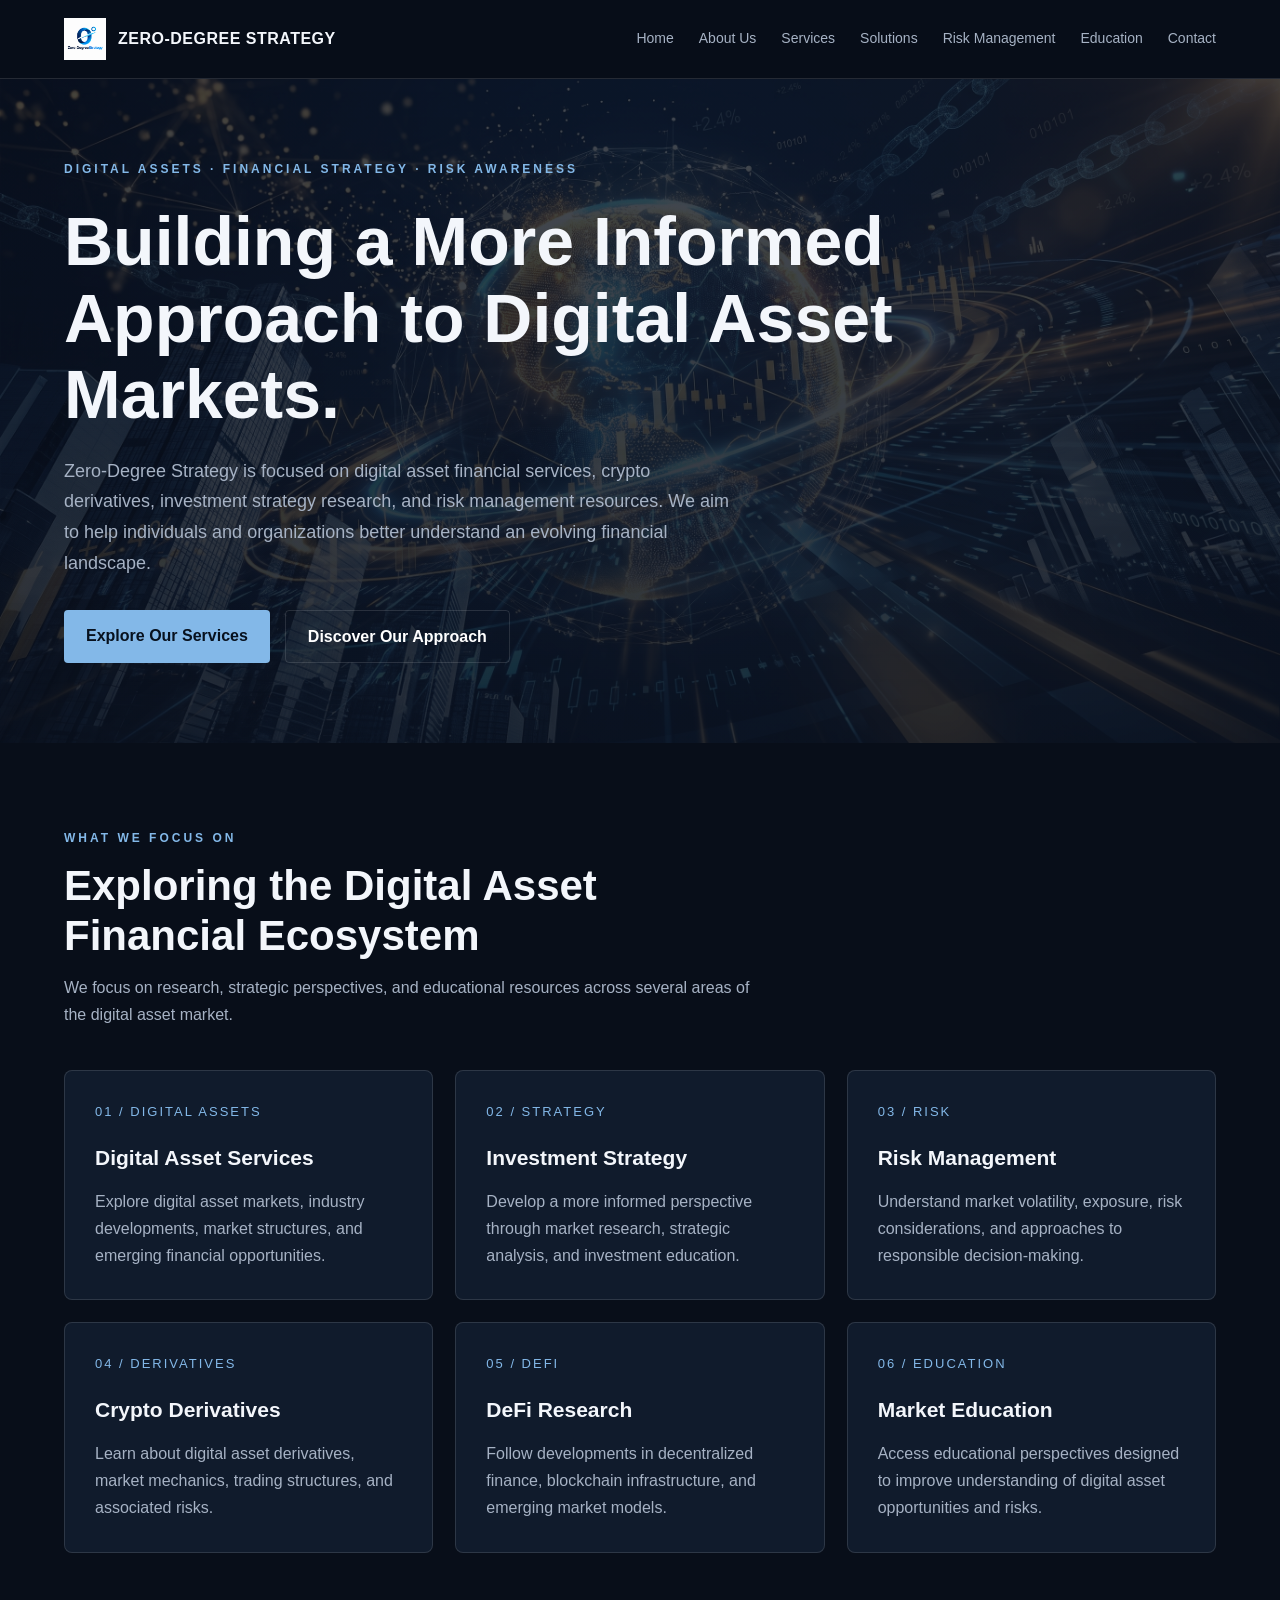
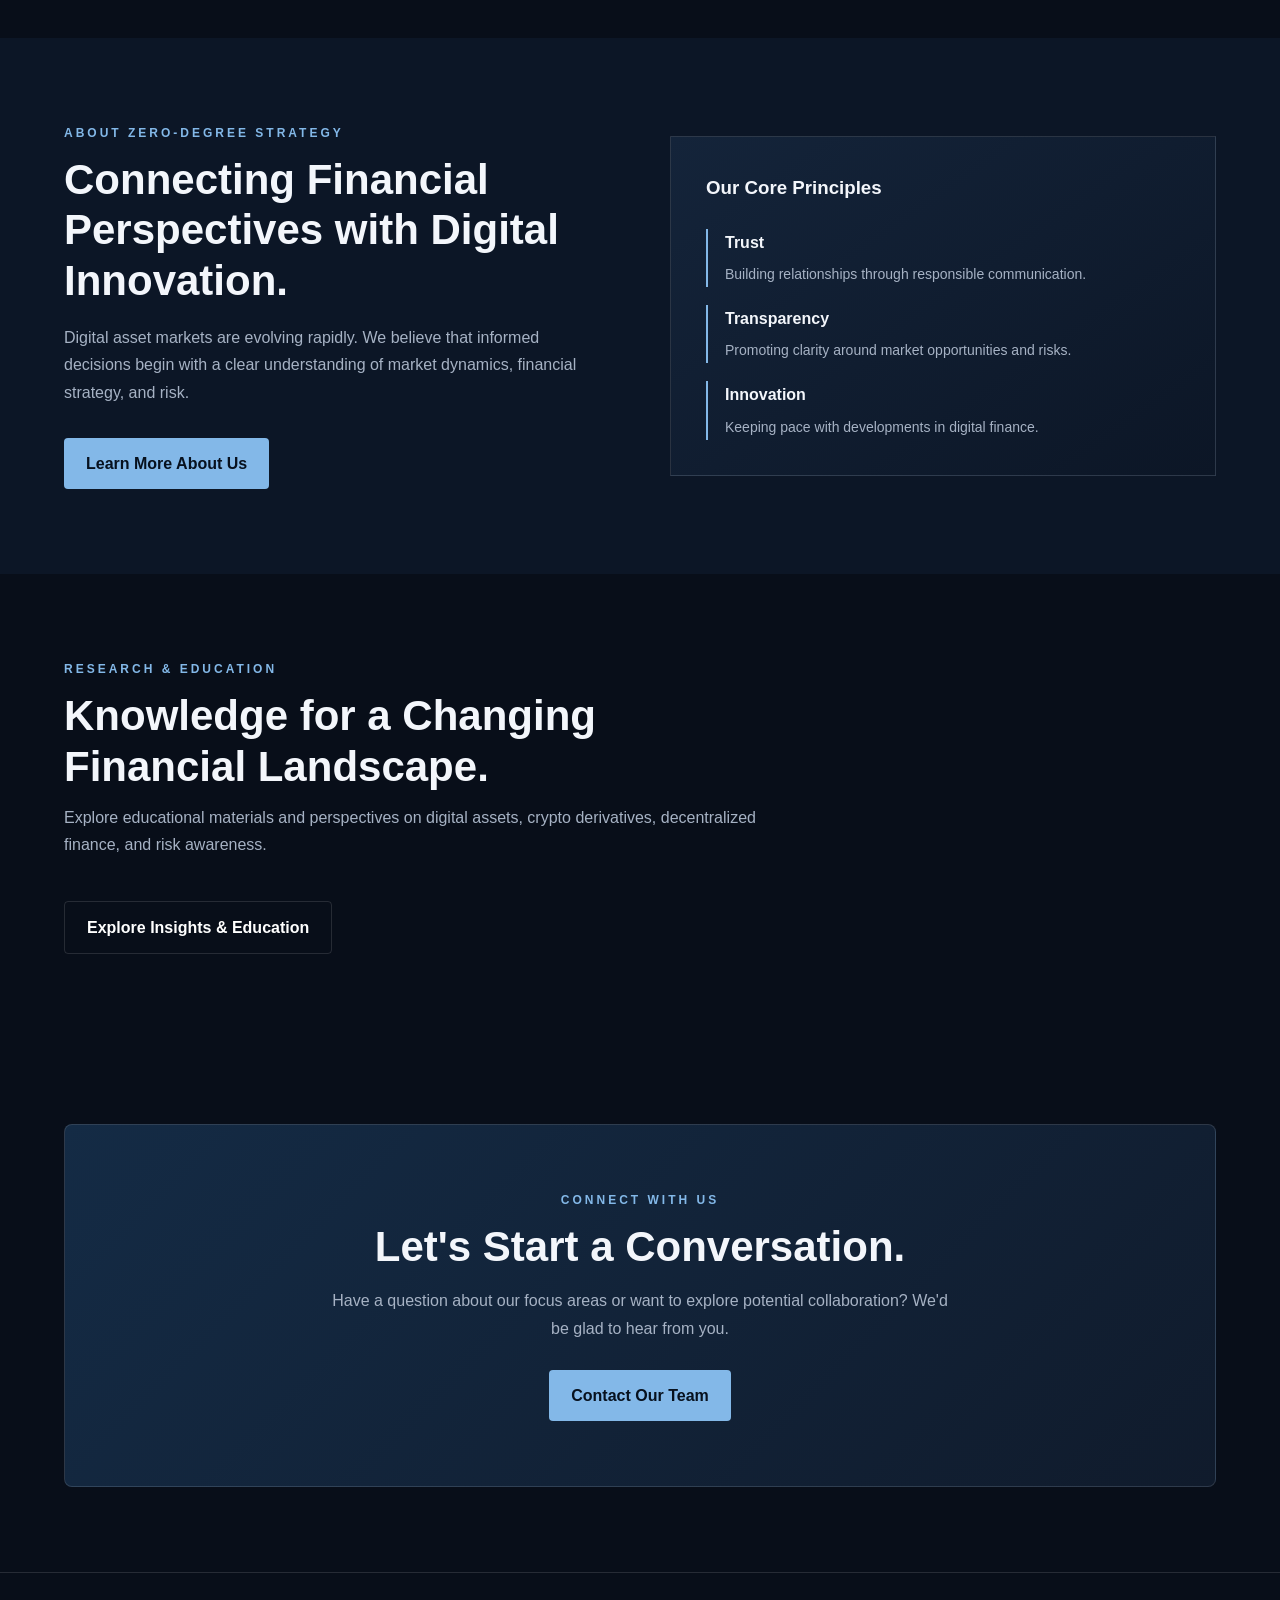
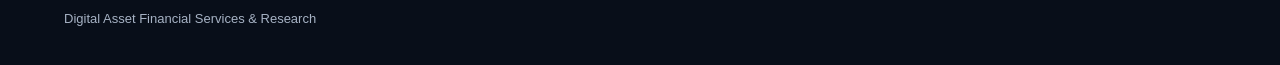
<file: index.html>
<!DOCTYPE html>
<html lang="en">
<head>
<meta charset="UTF-8">
<link rel="icon" type="image/png" href="/logo.png">
<meta name="description" content="Zero-Degree Strategy provides digital asset research, crypto financial services, investment strategy insights, and risk management resources.">
<title>Zero-Degree Strategy | Digital Asset Financial Services</title>
<link rel="icon" href="logo.png">
<style>
:root {
  --bg: #080e19;
  --panel: #101b2c;
  --text: #f3f6fb;
  --muted: #a6b2c4;
  --accent: #83b8e8;
  --line: rgba(255,255,255,.12);
}
* { box-sizing: border-box; margin: 0; padding: 0; }
html { scroll-behavior: smooth; }
body {
  font-family: Arial, Helvetica, sans-serif;
  background: var(--bg);
  color: var(--text);
  line-height: 1.7;
}
a { color: inherit; text-decoration: none; }
.container { width: min(1160px, 90%); margin: auto; }
header {
  position: sticky; top: 0; z-index: 10;
  background: rgba(8,14,25,.94);
  border-bottom: 1px solid var(--line);
  backdrop-filter: blur(14px);
}
.nav {
  min-height: 78px;
  display: flex; align-items: center;
  justify-content: space-between; gap: 25px;
}
.brand { display: flex; align-items: center; gap: 12px; font-weight: 700; }
.brand img { width: 42px; height: 42px; object-fit: contain; }
.brand span { letter-spacing: .5px; }
nav { display: flex; gap: 25px; align-items: center; }
nav a { color: var(--muted); font-size: 14px; }
nav a:hover { color: white; }
.nav-button, .button {
  display: inline-block; padding: 12px 22px;
  border-radius: 4px; background: var(--accent);
  color: #07111e; font-weight: 700;
}
.hero {
  background: linear-gradient(rgba(8, 14, 25, 0.75), rgba(8, 14, 25, 0.85)), url('./assetshero-bg.jpg') no-repeat center center / cover;
  background-size: cover;
  padding: 80px 0;
}
.eyebrow {
  color: var(--accent); text-transform: uppercase;
  letter-spacing: 3px; font-size: 12px; font-weight: 700;
}
h1 {
  font-size: clamp(40px,6vw,68px);
  line-height: 1.12; max-width: 850px;
  margin: 24px 0;
}
.hero p { color: var(--muted); max-width: 680px; font-size: 18px; }
.actions { display: flex; gap: 15px; flex-wrap: wrap; margin-top: 32px; }
.button.secondary {
  background: transparent; color: white;
  border: 1px solid var(--line);
}
section { padding: 85px 0; }
.section-heading { max-width: 700px; margin-bottom: 42px; }
h2 { font-size: clamp(29px,4vw,42px); line-height: 1.2; margin: 12px 0; }
.section-heading p, .card p { color: var(--muted); }
.grid {
  display: grid; grid-template-columns: repeat(3,1fr); gap: 22px;
}
.card {
  background: var(--panel); border: 1px solid var(--line);
  border-radius: 8px; padding: 30px;
  transition: transform .2s,border-color .2s;
}
.card:hover { transform: translateY(-5px); border-color: var(--accent); }
.card .number { color: var(--accent); font-size: 13px; letter-spacing: 2px; }
.card h3 { font-size: 21px; margin: 17px 0 12px; }
.about { background: #0c1626; }
.about-layout {
  display: grid; grid-template-columns: 1fr 1fr;
  gap: 60px; align-items: center;
}
.about-panel {
  border: 1px solid var(--line); padding: 35px;
  background: linear-gradient(145deg,#14243a,#0c1626);
}
.about-panel p { color: var(--muted); }
.values { display: grid; gap: 18px; margin-top: 25px; }
.value { border-left: 2px solid var(--accent); padding-left: 17px; }
.value strong { display: block; margin-bottom: 4px; }
.value span { color: var(--muted); font-size: 14px; }
.insights { background: #080e19; }
.cta {
  text-align: center; padding: 65px 30px;
  background: linear-gradient(135deg,#142b45,#101b2c);
  border: 1px solid var(--line); border-radius: 8px;
}
.cta p { color: var(--muted); max-width: 620px; margin: 15px auto 28px; }
footer { border-top: 1px solid var(--line); padding: 35px 0; }
.footer-row {
  display: flex; justify-content: space-between;
  gap: 20px; flex-wrap: wrap; color: var(--muted); font-size: 13px;
}
@media(max-width:800px) {
  .nav { flex-wrap: wrap; padding: 15px 0; }
  nav { width: 100%; flex-wrap: wrap; gap: 15px; }
  .grid { grid-template-columns: 1fr; }
  .about-layout { grid-template-columns: 1fr; gap: 30px; }
  .hero { padding: 80px 0; }
  section { padding: 65px 0; }
}
</style>
</head>
<body>

<header>
  <div class="container nav">
    <a class="brand" href="index.html">
      <img src="logo.png" alt="Zero-Degree Strategy Logo">
      <span>ZERO-DEGREE STRATEGY</span>
    </a>
    <nav>
      <a href="index.html">Home</a>
      <a href="about.html">About Us</a>
      <a href="services.html">Services</a>
      <a href="solutions.html">Solutions</a>
      <a href="risk.html">Risk Management</a>
      <a href="education.html">Education</a>
      <a href="contact.html">Contact</a>
    </nav>
  </div>
</header>

<main>
  <section class="hero">
    <div class="container">
      <div class="eyebrow">Digital Assets · Financial Strategy · Risk Awareness</div>
      <h1>Building a More Informed Approach to Digital Asset Markets.</h1>
      <p>
        Zero-Degree Strategy is focused on digital asset financial services,
        crypto derivatives, investment strategy research, and risk management
        resources. We aim to help individuals and organizations better
        understand an evolving financial landscape.
      </p>
      <div class="actions">
        <a class="button" href="services.html">Explore Our Services</a>
        <a class="button secondary" href="about.html">Discover Our Approach</a>
      </div>
    </div>
  </section>

  <section>
    <div class="container">
      <div class="section-heading">
        <div class="eyebrow">What We Focus On</div>
        <h2>Exploring the Digital Asset Financial Ecosystem</h2>
        <p>
          We focus on research, strategic perspectives, and educational
          resources across several areas of the digital asset market.
        </p>
      </div>
      <div class="grid">
        <article class="card">
          <div class="number">01 / DIGITAL ASSETS</div>
          <h3>Digital Asset Services</h3>
          <p>
            Explore digital asset markets, industry developments,
            market structures, and emerging financial opportunities.
          </p>
        </article>
        <article class="card">
          <div class="number">02 / STRATEGY</div>
          <h3>Investment Strategy</h3>
          <p>
            Develop a more informed perspective through market research,
            strategic analysis, and investment education.
          </p>
        </article>
        <article class="card">
          <div class="number">03 / RISK</div>
          <h3>Risk Management</h3>
          <p>
            Understand market volatility, exposure, risk considerations,
            and approaches to responsible decision-making.
          </p>
        </article>
        <article class="card">
          <div class="number">04 / DERIVATIVES</div>
          <h3>Crypto Derivatives</h3>
          <p>
            Learn about digital asset derivatives, market mechanics,
            trading structures, and associated risks.
          </p>
        </article>
        <article class="card">
          <div class="number">05 / DEFI</div>
          <h3>DeFi Research</h3>
          <p>
            Follow developments in decentralized finance, blockchain
            infrastructure, and emerging market models.
          </p>
        </article>
        <article class="card">
          <div class="number">06 / EDUCATION</div>
          <h3>Market Education</h3>
          <p>
            Access educational perspectives designed to improve
            understanding of digital asset opportunities and risks.
          </p>
        </article>
      </div>
    </div>
  </section>

  <section class="about">
    <div class="container about-layout">
      <div>
        <div class="eyebrow">About Zero-Degree Strategy</div>
        <h2>Connecting Financial Perspectives with Digital Innovation.</h2>
        <p style="color:var(--muted);margin-top:18px">
          Digital asset markets are evolving rapidly. We believe that
          informed decisions begin with a clear understanding of market
          dynamics, financial strategy, and risk.
        </p>
        <div class="actions">
          <a class="button" href="about.html">Learn More About Us</a>
        </div>
      </div>
      <div class="about-panel">
        <h3>Our Core Principles</h3>
        <div class="values">
          <div class="value">
            <strong>Trust</strong>
            <span>Building relationships through responsible communication.</span>
          </div>
          <div class="value">
            <strong>Transparency</strong>
            <span>Promoting clarity around market opportunities and risks.</span>
          </div>
          <div class="value">
            <strong>Innovation</strong>
            <span>Keeping pace with developments in digital finance.</span>
          </div>
        </div>
      </div>
    </div>
  </section>

  <section class="insights">
    <div class="container">
      <div class="section-heading">
        <div class="eyebrow">Research & Education</div>
        <h2>Knowledge for a Changing Financial Landscape.</h2>
        <p>
          Explore educational materials and perspectives on digital assets,
          crypto derivatives, decentralized finance, and risk awareness.
        </p>
      </div>
      <a class="button secondary" href="education.html">Explore Insights & Education</a>
    </div>
  </section>

  <section>
    <div class="container">
      <div class="cta">
        <div class="eyebrow">Connect With Us</div>
        <h2>Let's Start a Conversation.</h2>
        <p>
          Have a question about our focus areas or want to explore
          potential collaboration? We'd be glad to hear from you.
        </p>
        <a class="button" href="contact.html">Contact Our Team</a>
      </div>
    </div>
  </section>
</main>

<footer>
  <div class="container footer-row">
    
    <span>Digital Asset Financial Services & Research</span>
  </div>
</footer>

</body>
</html>
</file>
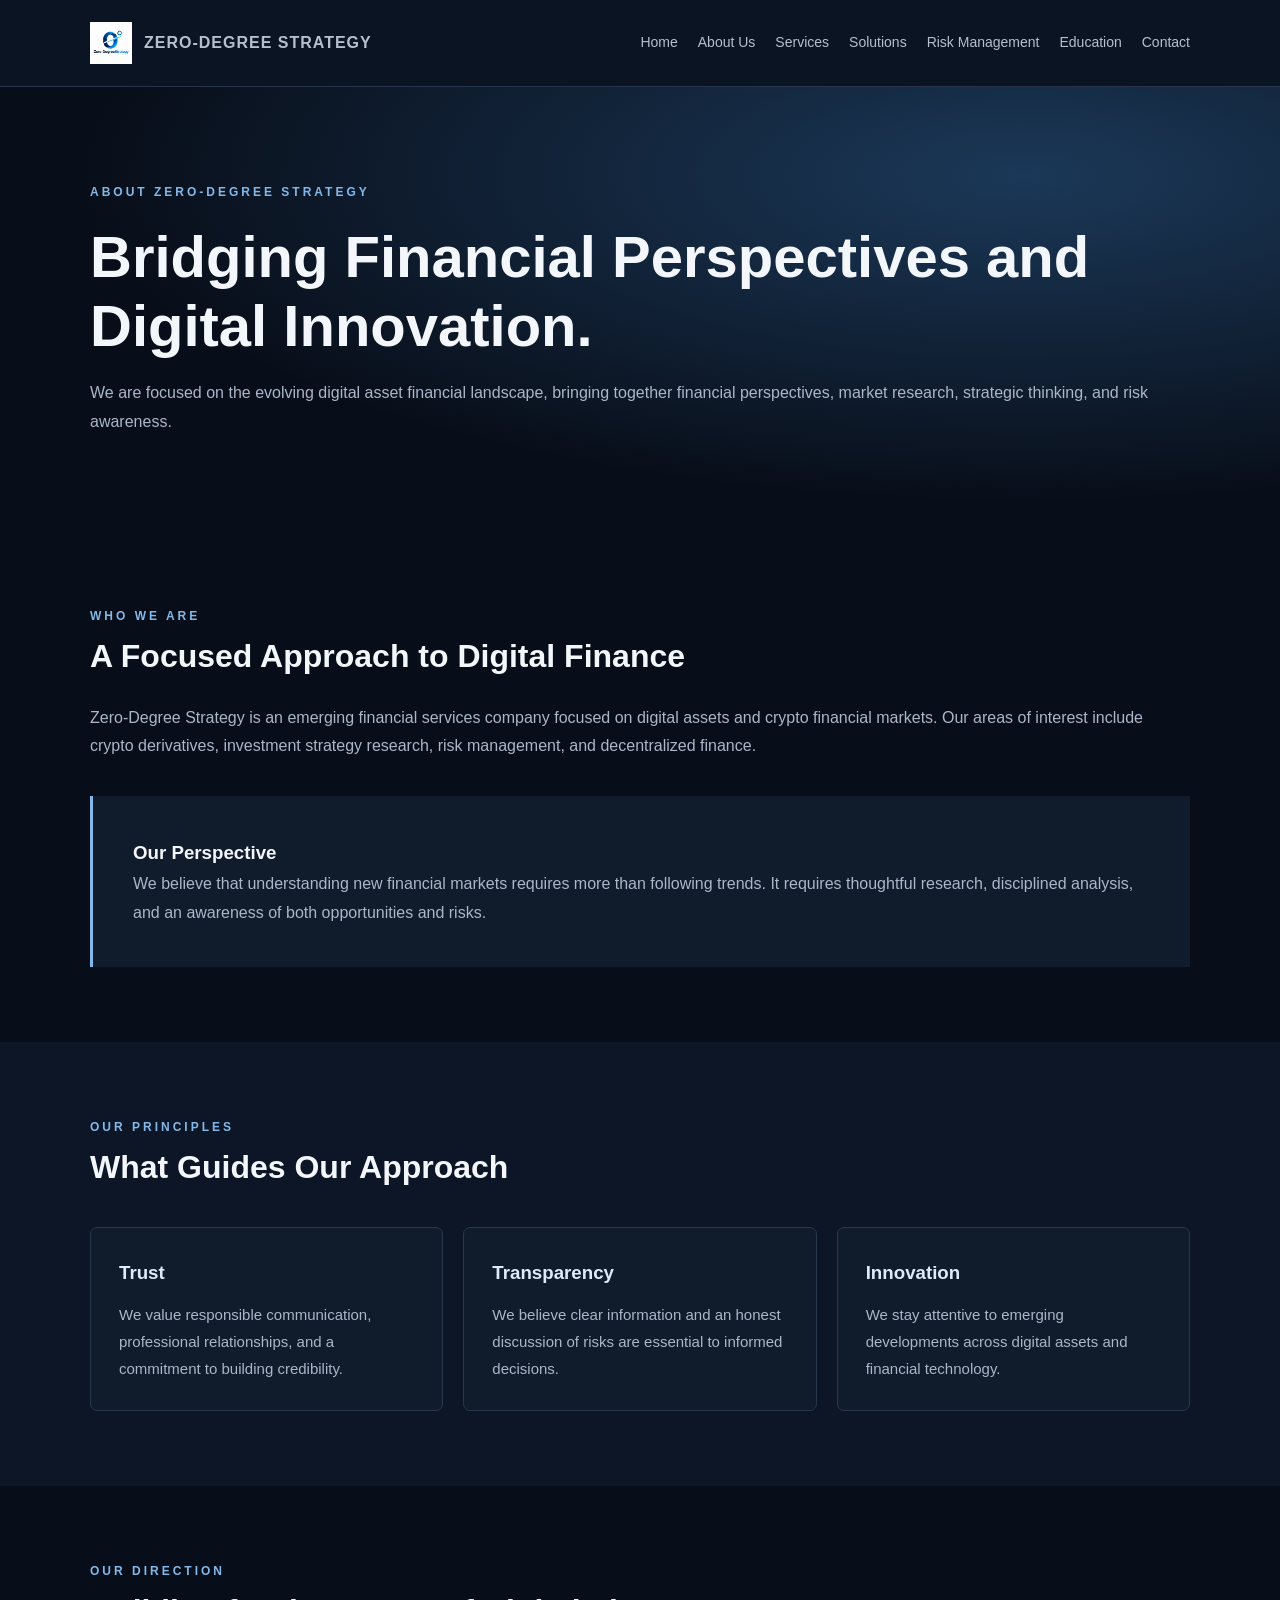
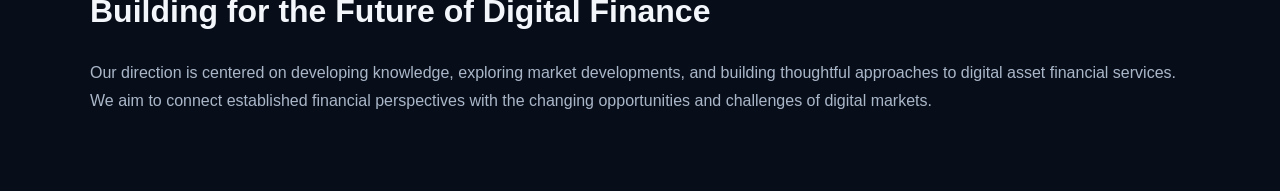
<file: about.html>
<!DOCTYPE html>
<html lang="en">
<head>
<meta charset="UTF-8">
<link rel="icon" type="image/png" href="/logo.png">
<title>About Us | Zero-Degree Strategy</title>

<style>
* {
  box-sizing: border-box;
  margin: 0;
  padding: 0;
}

body {
  font-family: Arial, Helvetica, sans-serif;
  background: #080e19;
  color: #f3f6fb;
  line-height: 1.8;
}

a {
  color: inherit;
  text-decoration: none;
}

.container {
  width: min(1100px, 90%);
  margin: auto;
}

header {
  background: #0b1423;
  border-bottom: 1px solid #26354a;
}

nav {
  display: flex;
  justify-content: space-between;
  align-items: center;
  flex-wrap: wrap;
  padding: 22px 0;
  gap: 18px;
}

.brand {
  display: flex;
  align-items: center;
  gap: 12px;
}

.brand img {
  width: 42px;
  height: 42px;
  object-fit: contain;
}

.brand strong {
  letter-spacing: 1px;
  font-size: 16px;
}

nav div {
  display: flex;
  gap: 20px;
  flex-wrap: wrap;
}

nav a {
  font-size: 14px;
  color: #b4c0d0;
}

nav a:hover {
  color: #83b8e8;
}

.hero {
  padding: 95px 0;
  background: radial-gradient(
    ellipse at 80% 20%,
    #1b3858,
    #080e19 65%
  );
}

.eyebrow {
  color: #83b8e8;
  font-size: 12px;
  letter-spacing: 3px;
  font-weight: bold;
}

h1 {
  font-size: clamp(38px, 5vw, 58px);
  line-height: 1.2;
  margin: 18px 0;
}

h2 {
  font-size: 32px;
  margin-bottom: 18px;
}

p {
  color: #aab7c9;
}

section.content {
  padding: 75px 0;
}

.grid {
  display: grid;
  grid-template-columns: repeat(3, 1fr);
  gap: 20px;
  margin-top: 30px;
}

.card {
  background: #101b2c;
  border: 1px solid #28374c;
  padding: 28px;
  border-radius: 7px;
}

.card h3 {
  margin-bottom: 12px;
  color: #dceafa;
}

.card p {
  font-size: 15px;
}

.statement {
  background: #101b2c;
  padding: 40px;
  border-left: 3px solid #83b8e8;
  margin-top: 35px;
}

footer {
  border-top: 1px solid #26354a;
  padding: 30px 0;
  color: #8998ac;
  font-size: 13px;
}

@media (max-width: 700px) {
  .grid {
    grid-template-columns: 1fr;
  }

  nav {
    align-items: flex-start;
  }

  nav div {
    gap: 12px;
  }
}
</style>
</head>

<body>
<header>
<div class="container">
<nav>
<a href="index.html" class="brand">
<img src="/logo.png" alt="Zero-Degree Strategy Logo">
<strong>ZERO-DEGREE STRATEGY</strong>
</a>

<div>
<a href="index.html">Home</a>
<a href="about.html">About Us</a>
<a href="services.html">Services</a>
<a href="solutions.html">Solutions</a>
<a href="risk.html">Risk Management</a>
<a href="education.html">Education</a>
<a href="contact.html">Contact</a>
</div>
</nav>
</div>
</header>

<section class="hero">
<div class="container">
<div class="eyebrow">ABOUT ZERO-DEGREE STRATEGY</div>
<h1>Bridging Financial Perspectives and Digital Innovation.</h1>
<p>We are focused on the evolving digital asset financial landscape, bringing together financial perspectives, market research, strategic thinking, and risk awareness.</p>
</div>
</section>

<section class="content">
<div class="container">
<div class="eyebrow">WHO WE ARE</div>
<h2>A Focused Approach to Digital Finance</h2>
<p>Zero-Degree Strategy is an emerging financial services company focused on digital assets and crypto financial markets. Our areas of interest include crypto derivatives, investment strategy research, risk management, and decentralized finance.</p>

<div class="statement">
<h3>Our Perspective</h3>
<p>We believe that understanding new financial markets requires more than following trends. It requires thoughtful research, disciplined analysis, and an awareness of both opportunities and risks.</p>
</div>
</div>
</section>

<section class="content" style="background:#0c1626">
<div class="container">
<div class="eyebrow">OUR PRINCIPLES</div>
<h2>What Guides Our Approach</h2>

<div class="grid">
<div class="card">
<h3>Trust</h3>
<p>We value responsible communication, professional relationships, and a commitment to building credibility.</p>
</div>

<div class="card">
<h3>Transparency</h3>
<p>We believe clear information and an honest discussion of risks are essential to informed decisions.</p>
</div>

<div class="card">
<h3>Innovation</h3>
<p>We stay attentive to emerging developments across digital assets and financial technology.</p>
</div>
</div>
</div>
</section>

<section class="content">
<div class="container">
<div class="eyebrow">OUR DIRECTION</div>
<h2>Building for the Future of Digital Finance</h2>
<p>Our direction is centered on developing knowledge, exploring market developments, and building thoughtful approaches to digital asset financial services. We aim to connect established financial perspectives with the changing opportunities and challenges of digital markets.</p>
</div>
</section>

</body>
</html>
</file>
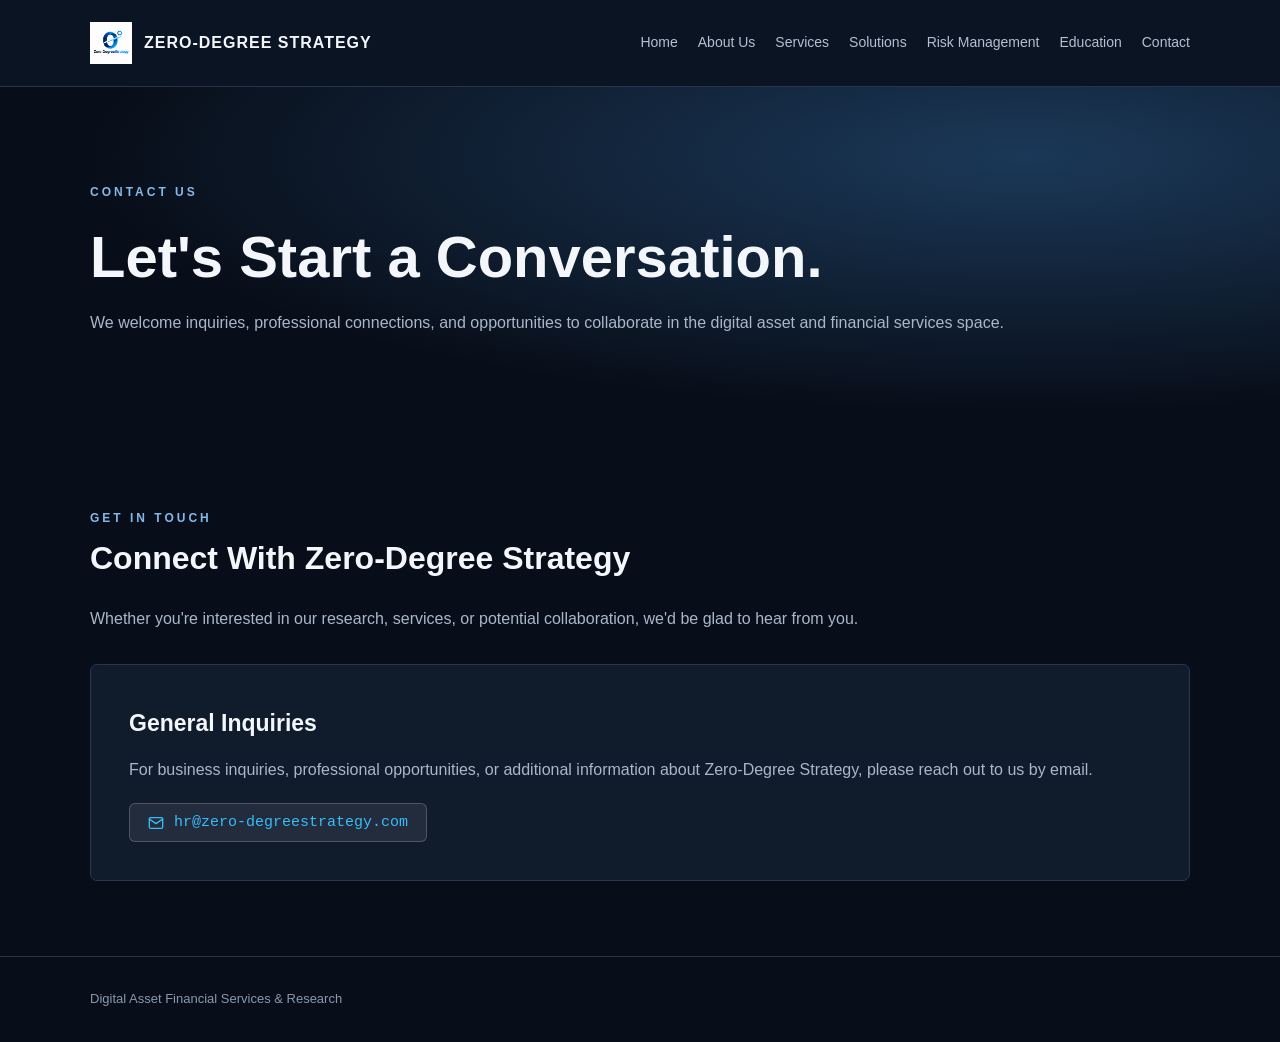
<file: contact.html>
<!DOCTYPE html>
<html lang="en">
<head>
<meta charset="UTF-8">
<link rel="icon" type="image/png" href="/logo.png">
<title>Contact | Zero-Degree Strategy</title>
<meta name="description" content="Contact Zero-Degree Strategy for inquiries about digital asset research, financial services, and business collaboration.">

<style>
* {
    box-sizing: border-box;
    margin: 0;
    padding: 0;
}

body {
    font-family: Arial, Helvetica, sans-serif;
    background: #080e19;
    color: #f3f6fb;
    line-height: 1.8;
}

a {
    color: inherit;
    text-decoration: none;
}

.container {
    width: min(1100px, 90%);
    margin: auto;
}

header {
    background: #0b1423;
    border-bottom: 1px solid #26354a;
}

nav {
    display: flex;
    justify-content: space-between;
    align-items: center;
    flex-wrap: wrap;
    padding: 22px 0;
    gap: 18px;
}

.brand {
    display: flex;
    align-items: center;
    gap: 12px;
    white-space: nowrap;
}

.brand img {
    width: 42px;
    height: 42px;
    object-fit: contain;
}

.brand strong {
    letter-spacing: 1px;
}

nav div {
    display: flex;
    gap: 20px;
    flex-wrap: wrap;
}

nav div a {
    font-size: 14px;
    color: #b4c0d0;
}

nav div a:hover {
    color: #83b8e8;
}

.hero {
    padding: 95px 0;
    background: radial-gradient(ellipse at 80% 20%, #1b3858, #080e19 65%);
}

.eyebrow {
    color: #83b8e8;
    font-size: 12px;
    letter-spacing: 3px;
    font-weight: bold;
}

h1 {
    font-size: clamp(38px, 5vw, 58px);
    line-height: 1.2;
    margin: 18px 0;
}

h2 {
    font-size: 32px;
    margin-bottom: 18px;
}

p {
    color: #aab7c9;
}

section.content {
    padding: 75px 0;
}

.contact-card {
    background: #101b2c;
    border: 1px solid #28374c;
    padding: 38px;
    border-radius: 7px;
    margin-top: 30px;
}

.contact-card h3 {
    font-size: 23px;
    margin-bottom: 12px;
}

.contact-card p {
    margin-bottom: 18px;
}

.contact-link {
    display: inline-block;
    color: #83b8e8;
    border: 1px solid #456786;
    padding: 11px 22px;
    border-radius: 4px;
}

.contact-link:hover {
    background: #1b3858;
}

footer {
    border-top: 1px solid #26354a;
    padding: 30px 0;
    color: #8998ac;
    font-size: 13px;
}

@media(max-width:700px) {
    nav {
        align-items: flex-start;
    }

    nav div {
        gap: 12px;
    }
}
</style>
</head>

<body>

<header>
    <div class="container">
        <nav>
            <a href="index.html" class="brand">
                <img src="/logo.png" alt="Zero-Degree Strategy Logo">
                <strong>ZERO-DEGREE STRATEGY</strong>
            </a>

            <div>
                <a href="index.html">Home</a>
                <a href="about.html">About Us</a>
                <a href="services.html">Services</a>
                <a href="solutions.html">Solutions</a>
                <a href="risk.html">Risk Management</a>
                <a href="education.html">Education</a>
                <a href="contact.html">Contact</a>
            </div>
        </nav>
    </div>
</header>

<section class="hero">
    <div class="container">
        <div class="eyebrow">CONTACT US</div>
        <h1>Let's Start a Conversation.</h1>
        <p>We welcome inquiries, professional connections, and opportunities to collaborate in the digital asset and financial services space.</p>
    </div>
</section>

<section class="content">
    <div class="container">
      <div class="eyebrow">GET IN TOUCH</div>
      <h2>Connect With Zero-Degree Strategy</h2>
      <p>Whether you're interested in our research, services, or potential collaboration, we'd be glad to hear from you.</p>

      <div class="contact-card">
        <h3>General Inquiries</h3>
        <p>For business inquiries, professional opportunities, or additional information about Zero-Degree Strategy, please reach out to us by email.</p>
        
        <div style="margin-top: 16px;">
          <button type="button" 
                  onclick="navigator.clipboard.writeText('hr@zero-degreestrategy.com'); const txt=this.querySelector('.email-text'); const old=txt.innerText; txt.innerText='Copied to Clipboard!'; setTimeout(()=>{ txt.innerText=old; }, 2000);" 
                  style="cursor: pointer; display: inline-flex; align-items: center; gap: 10px; background: rgba(255, 255, 255, 0.08); border: 1px solid rgba(255, 255, 255, 0.2); border-radius: 6px; padding: 10px 18px; color: #38bdf8; font-family: monospace; font-size: 15px; font-weight: 500; transition: all 0.2s;">
            <svg width="16" height="16" viewBox="0 0 24 24" fill="none" stroke="currentColor" stroke-width="2" stroke-linecap="round" stroke-linejoin="round">
              <path d="M4 4h16c1.1 0 2 .9 2 2v12c0 1.1-.9 2-2 2H4c-1.1 0-2-.9-2-2V6c0-1.1.9-2 2-2z"></path>
              <polyline points="22,6 12,13 2,6"></polyline>
            </svg>
            <span class="email-text">hr@zero-degreestrategy.com</span>
          </button>
        </div>
        </div>
      </div>
    </div>
  </section>

<footer>
    <div class="container">Digital Asset Financial Services &amp; Research</div>
</footer>

</body>
</html>
</file>
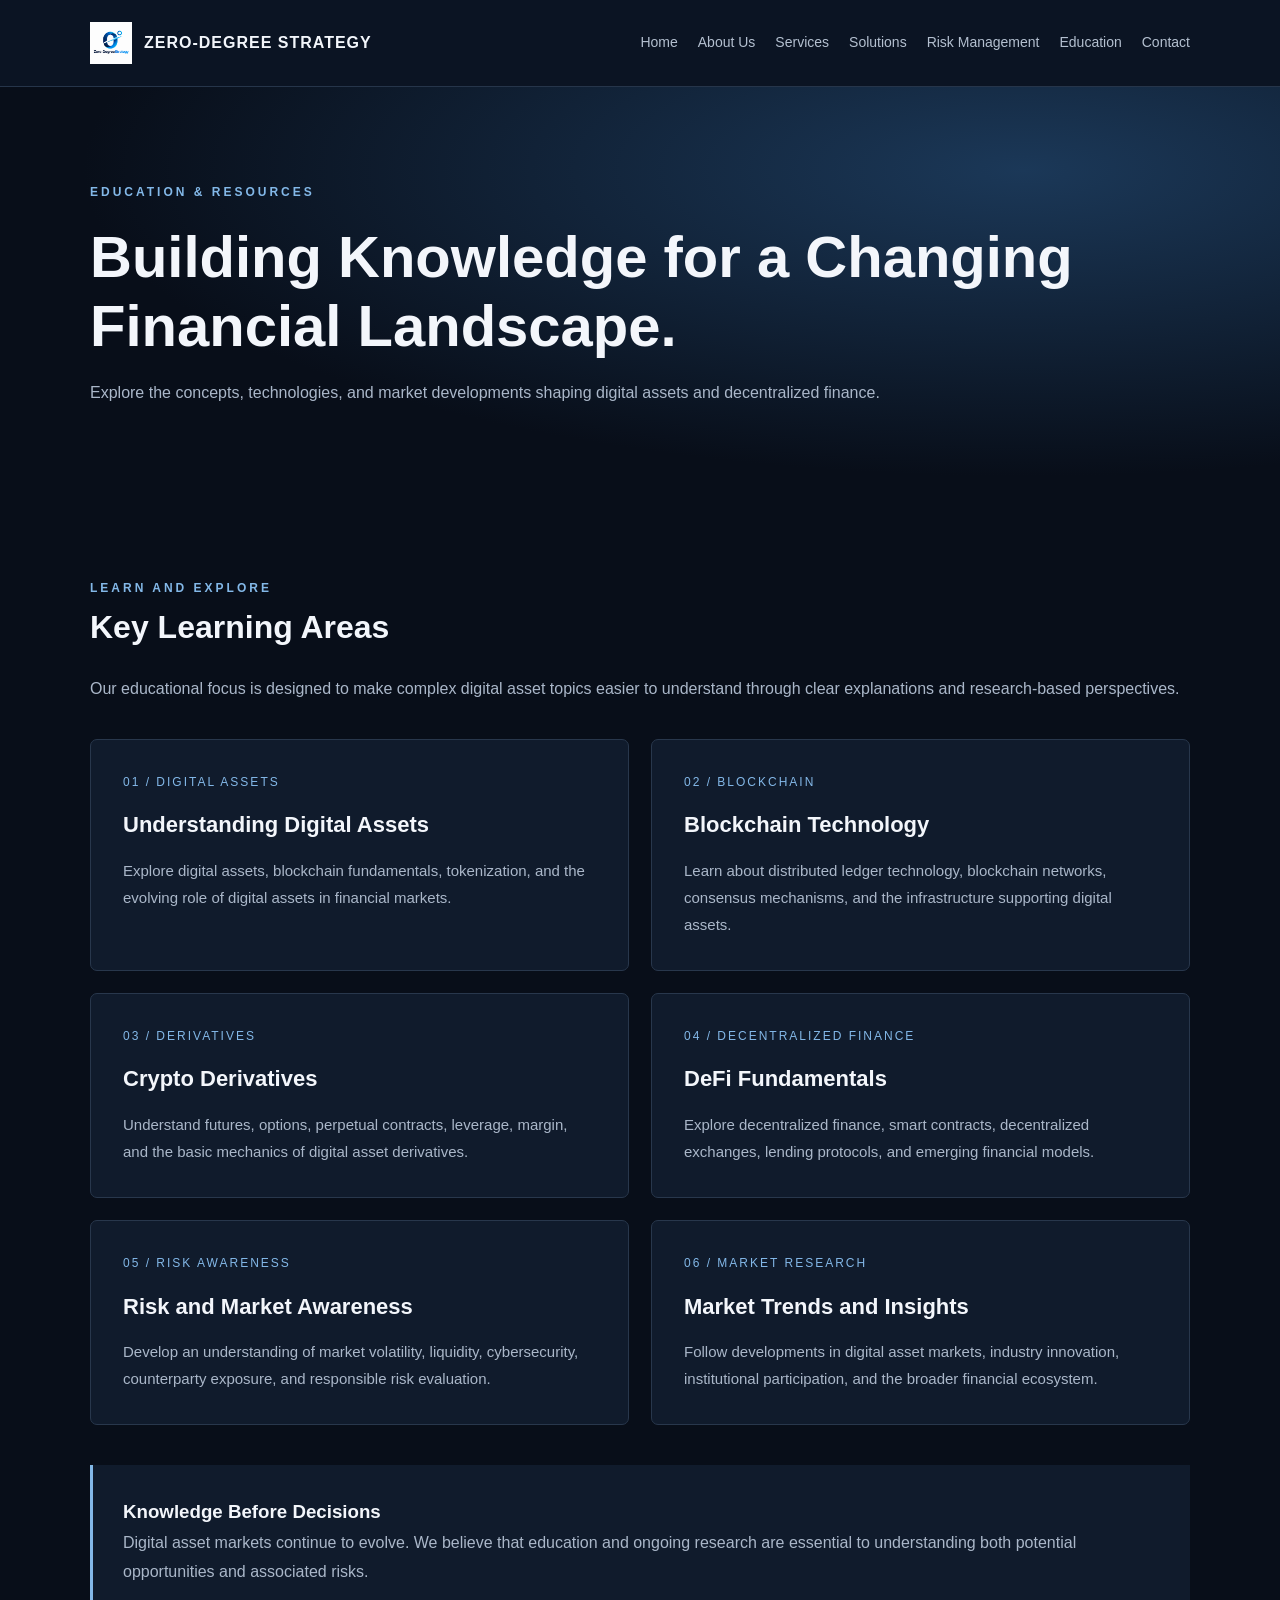
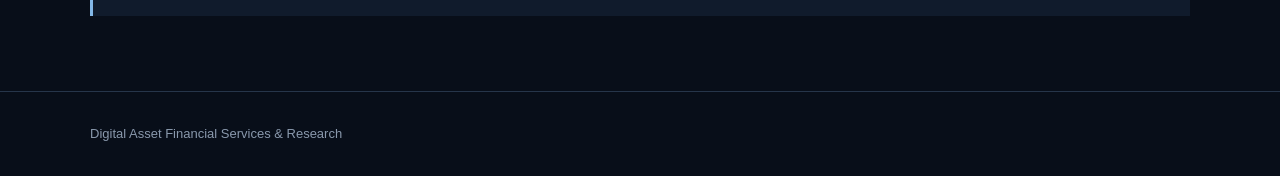
<file: education.html>
<!DOCTYPE html>
<html lang="en">
<head>
<meta charset="UTF-8">
<link rel="icon" type="image/png" href="/logo.png">
<title>Education | Zero-Degree Strategy</title>
<meta name="description" content="Explore educational resources on digital assets, blockchain, crypto derivatives, and decentralized finance.">

<style>
* {
    box-sizing: border-box;
    margin: 0;
    padding: 0;
}

body {
    font-family: Arial, Helvetica, sans-serif;
    background: #080e19;
    color: #f3f6fb;
    line-height: 1.8;
}

a {
    color: inherit;
    text-decoration: none;
}

.container {
    width: min(1100px, 90%);
    margin: auto;
}

header {
    background: #0b1423;
    border-bottom: 1px solid #26354a;
}

nav {
    display: flex;
    justify-content: space-between;
    align-items: center;
    flex-wrap: wrap;
    padding: 22px 0;
    gap: 18px;
}

.brand {
    display: flex;
    align-items: center;
    gap: 12px;
    white-space: nowrap;
}

.brand img {
    width: 42px;
    height: 42px;
    object-fit: contain;
}

.brand strong {
    letter-spacing: 1px;
}

nav div {
    display: flex;
    gap: 20px;
    flex-wrap: wrap;
}

nav div a {
    font-size: 14px;
    color: #b4c0d0;
}

nav div a:hover {
    color: #83b8e8;
}

.hero {
    padding: 95px 0;
    background: radial-gradient(ellipse at 80% 20%, #1b3858, #080e19 65%);
}

.eyebrow {
    color: #83b8e8;
    font-size: 12px;
    letter-spacing: 3px;
    font-weight: bold;
}

h1 {
    font-size: clamp(38px, 5vw, 58px);
    line-height: 1.2;
    margin: 18px 0;
}

h2 {
    font-size: 32px;
    margin-bottom: 18px;
}

p {
    color: #aab7c9;
}

section.content {
    padding: 75px 0;
}

.grid {
    display: grid;
    grid-template-columns: repeat(2, 1fr);
    gap: 22px;
    margin-top: 35px;
}

.card {
    background: #101b2c;
    border: 1px solid #28374c;
    padding: 32px;
    border-radius: 7px;
}

.card h3 {
    font-size: 22px;
    margin: 12px 0;
}

.card p {
    font-size: 15px;
}

.number {
    color: #83b8e8;
    font-size: 12px;
    letter-spacing: 2px;
}

.statement {
    margin-top: 40px;
    padding: 30px;
    border-left: 3px solid #83b8e8;
    background: #101b2c;
}

footer {
    border-top: 1px solid #26354a;
    padding: 30px 0;
    color: #8998ac;
    font-size: 13px;
}

@media(max-width:700px) {
    .grid {
        grid-template-columns: 1fr;
    }

    nav {
        align-items: flex-start;
    }

    nav div {
        gap: 12px;
    }
}
</style>
</head>

<body>

<header>
    <div class="container">
        <nav>
            <a href="index.html" class="brand">
                <img src="/logo.png" alt="Zero-Degree Strategy Logo">
                <strong>ZERO-DEGREE STRATEGY</strong>
            </a>

            <div>
                <a href="index.html">Home</a>
                <a href="about.html">About Us</a>
                <a href="services.html">Services</a>
                <a href="solutions.html">Solutions</a>
                <a href="risk.html">Risk Management</a>
                <a href="education.html">Education</a>
                <a href="contact.html">Contact</a>
            </div>
        </nav>
    </div>
</header>

<section class="hero">
    <div class="container">
        <div class="eyebrow">EDUCATION &amp; RESOURCES</div>
        <h1>Building Knowledge for a Changing Financial Landscape.</h1>
        <p>Explore the concepts, technologies, and market developments shaping digital assets and decentralized finance.</p>
    </div>
</section>

<section class="content">
    <div class="container">
        <div class="eyebrow">LEARN AND EXPLORE</div>
        <h2>Key Learning Areas</h2>
        <p>Our educational focus is designed to make complex digital asset topics easier to understand through clear explanations and research-based perspectives.</p>

        <div class="grid">

            <article class="card">
                <div class="number">01 / DIGITAL ASSETS</div>
                <h3>Understanding Digital Assets</h3>
                <p>Explore digital assets, blockchain fundamentals, tokenization, and the evolving role of digital assets in financial markets.</p>
            </article>

            <article class="card">
                <div class="number">02 / BLOCKCHAIN</div>
                <h3>Blockchain Technology</h3>
                <p>Learn about distributed ledger technology, blockchain networks, consensus mechanisms, and the infrastructure supporting digital assets.</p>
            </article>

            <article class="card">
                <div class="number">03 / DERIVATIVES</div>
                <h3>Crypto Derivatives</h3>
                <p>Understand futures, options, perpetual contracts, leverage, margin, and the basic mechanics of digital asset derivatives.</p>
            </article>

            <article class="card">
                <div class="number">04 / DECENTRALIZED FINANCE</div>
                <h3>DeFi Fundamentals</h3>
                <p>Explore decentralized finance, smart contracts, decentralized exchanges, lending protocols, and emerging financial models.</p>
            </article>

            <article class="card">
                <div class="number">05 / RISK AWARENESS</div>
                <h3>Risk and Market Awareness</h3>
                <p>Develop an understanding of market volatility, liquidity, cybersecurity, counterparty exposure, and responsible risk evaluation.</p>
            </article>

            <article class="card">
                <div class="number">06 / MARKET RESEARCH</div>
                <h3>Market Trends and Insights</h3>
                <p>Follow developments in digital asset markets, industry innovation, institutional participation, and the broader financial ecosystem.</p>
            </article>

        </div>

        <div class="statement">
            <h3>Knowledge Before Decisions</h3>
            <p>Digital asset markets continue to evolve. We believe that education and ongoing research are essential to understanding both potential opportunities and associated risks.</p>
        </div>

    </div>
</section>

<footer>
    <div class="container">Digital Asset Financial Services &amp; Research</div>
</footer>

</body>
</html>
</file>
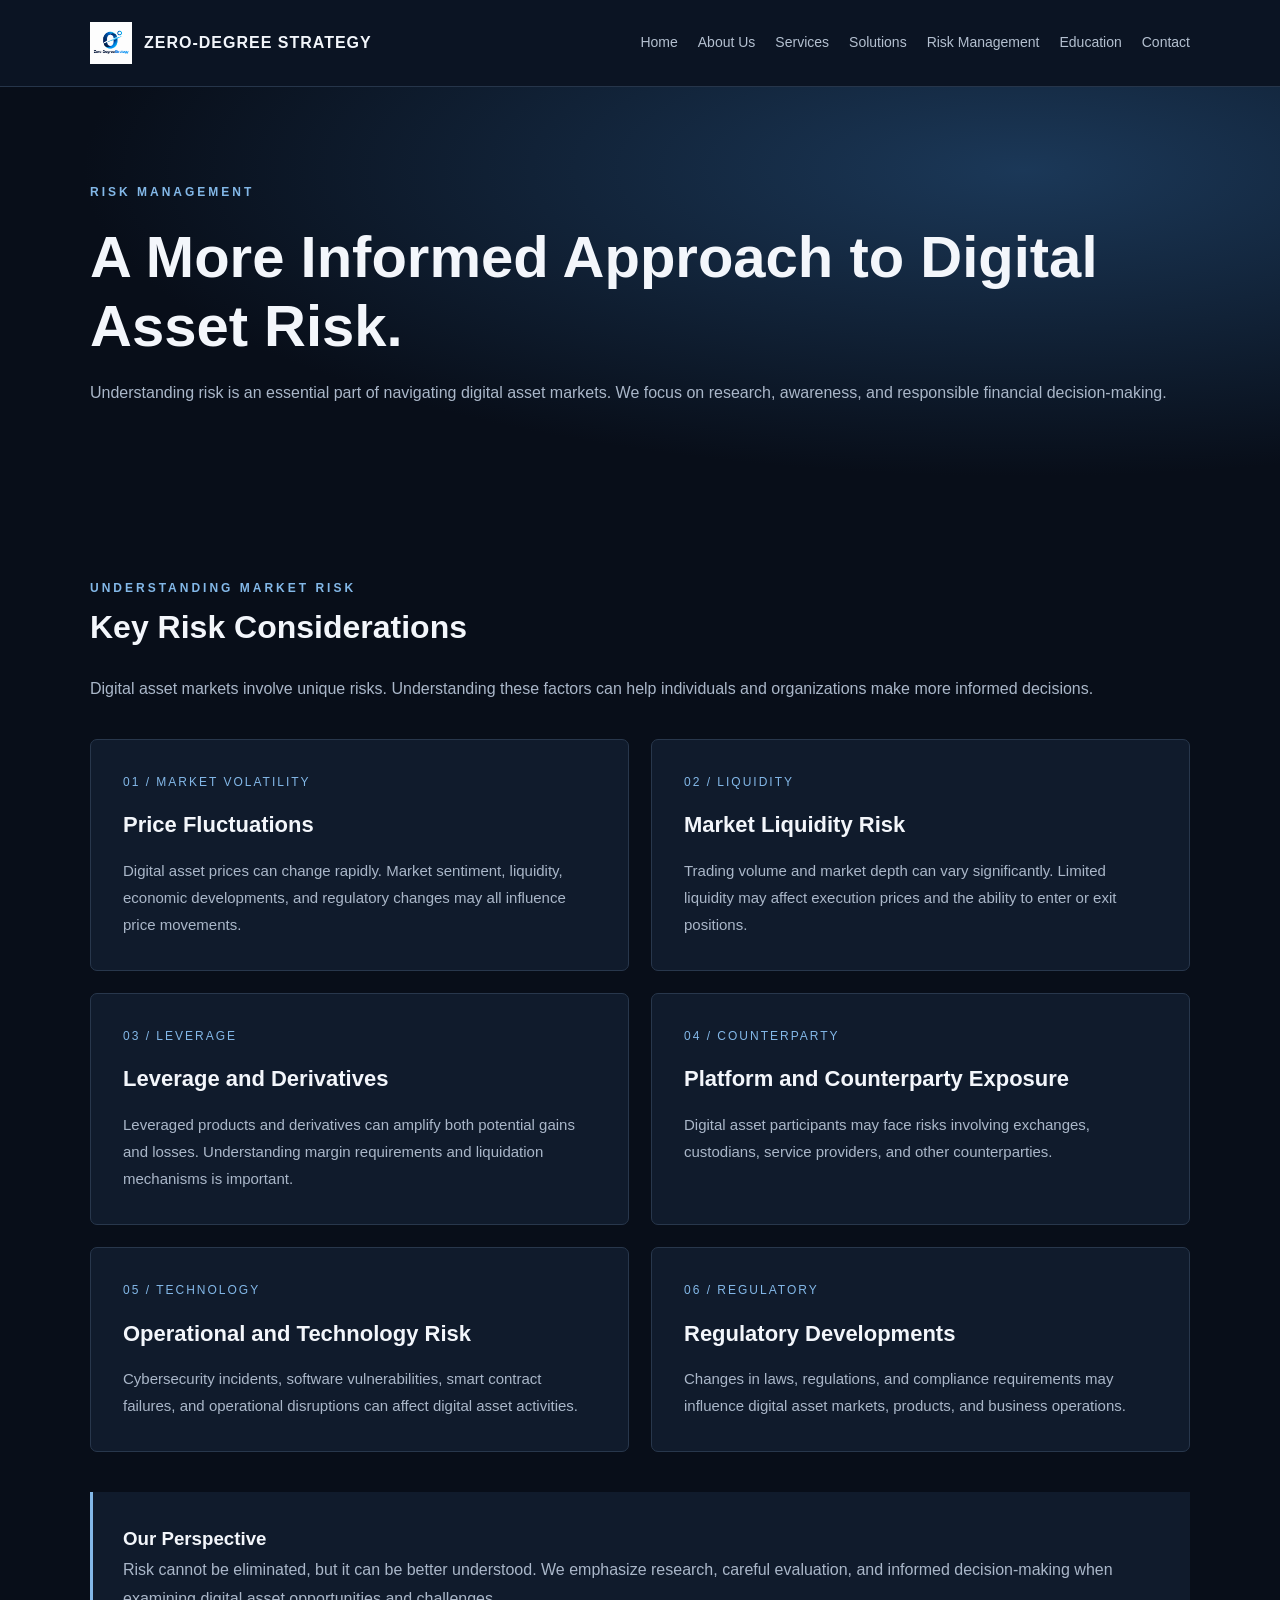
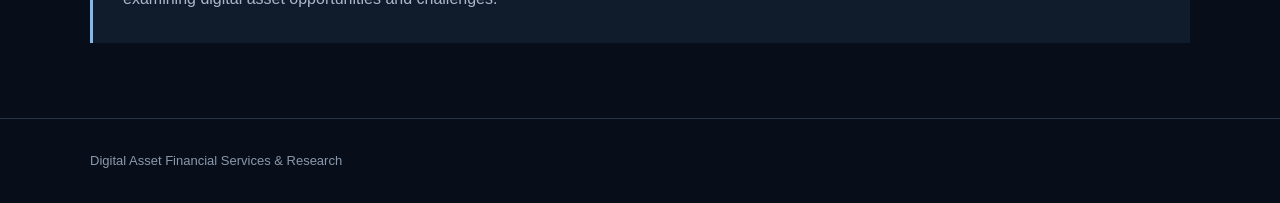
<file: risk.html>
<!DOCTYPE html>
<html lang="en">
<head>
<meta charset="UTF-8">
<link rel="icon" type="image/png" href="/logo.png">
<title>Risk Management | Zero-Degree Strategy</title>
<meta name="description" content="Explore digital asset risk management, market volatility, liquidity, and responsible risk awareness with Zero-Degree Strategy.">

<style>
* {
    box-sizing: border-box;
    margin: 0;
    padding: 0;
}

body {
    font-family: Arial, Helvetica, sans-serif;
    background: #080e19;
    color: #f3f6fb;
    line-height: 1.8;
}

a {
    color: inherit;
    text-decoration: none;
}

.container {
    width: min(1100px, 90%);
    margin: auto;
}

header {
    background: #0b1423;
    border-bottom: 1px solid #26354a;
}

nav {
    display: flex;
    justify-content: space-between;
    align-items: center;
    flex-wrap: wrap;
    padding: 22px 0;
    gap: 18px;
}

.brand {
    display: flex;
    align-items: center;
    gap: 12px;
    white-space: nowrap;
}

.brand img {
    width: 42px;
    height: 42px;
    object-fit: contain;
}

.brand strong {
    letter-spacing: 1px;
}

nav div {
    display: flex;
    gap: 20px;
    flex-wrap: wrap;
}

nav div a {
    font-size: 14px;
    color: #b4c0d0;
}

nav div a:hover {
    color: #83b8e8;
}

.hero {
    padding: 95px 0;
    background: radial-gradient(ellipse at 80% 20%, #1b3858, #080e19 65%);
}

.eyebrow {
    color: #83b8e8;
    font-size: 12px;
    letter-spacing: 3px;
    font-weight: bold;
}

h1 {
    font-size: clamp(38px, 5vw, 58px);
    line-height: 1.2;
    margin: 18px 0;
}

h2 {
    font-size: 32px;
    margin-bottom: 18px;
}

p {
    color: #aab7c9;
}

section.content {
    padding: 75px 0;
}

.grid {
    display: grid;
    grid-template-columns: repeat(2, 1fr);
    gap: 22px;
    margin-top: 35px;
}

.card {
    background: #101b2c;
    border: 1px solid #28374c;
    padding: 32px;
    border-radius: 7px;
}

.card h3 {
    font-size: 22px;
    margin: 12px 0;
}

.card p {
    font-size: 15px;
}

.number {
    color: #83b8e8;
    font-size: 12px;
    letter-spacing: 2px;
}

.statement {
    margin-top: 40px;
    padding: 30px;
    border-left: 3px solid #83b8e8;
    background: #101b2c;
}

footer {
    border-top: 1px solid #26354a;
    padding: 30px 0;
    color: #8998ac;
    font-size: 13px;
}

@media(max-width:700px) {
    .grid {
        grid-template-columns: 1fr;
    }

    nav {
        align-items: flex-start;
    }

    nav div {
        gap: 12px;
    }
}
</style>
</head>

<body>

<header>
    <div class="container">
        <nav>
            <a href="index.html" class="brand">
                <img src="/logo.png" alt="Zero-Degree Strategy Logo">
                <strong>ZERO-DEGREE STRATEGY</strong>
            </a>

            <div>
                <a href="index.html">Home</a>
                <a href="about.html">About Us</a>
                <a href="services.html">Services</a>
                <a href="solutions.html">Solutions</a>
                <a href="risk.html">Risk Management</a>
                <a href="education.html">Education</a>
                <a href="contact.html">Contact</a>
            </div>
        </nav>
    </div>
</header>

<section class="hero">
    <div class="container">
        <div class="eyebrow">RISK MANAGEMENT</div>
        <h1>A More Informed Approach to Digital Asset Risk.</h1>
        <p>Understanding risk is an essential part of navigating digital asset markets. We focus on research, awareness, and responsible financial decision-making.</p>
    </div>
</section>

<section class="content">
    <div class="container">
        <div class="eyebrow">UNDERSTANDING MARKET RISK</div>
        <h2>Key Risk Considerations</h2>
        <p>Digital asset markets involve unique risks. Understanding these factors can help individuals and organizations make more informed decisions.</p>

        <div class="grid">

            <article class="card">
                <div class="number">01 / MARKET VOLATILITY</div>
                <h3>Price Fluctuations</h3>
                <p>Digital asset prices can change rapidly. Market sentiment, liquidity, economic developments, and regulatory changes may all influence price movements.</p>
            </article>

            <article class="card">
                <div class="number">02 / LIQUIDITY</div>
                <h3>Market Liquidity Risk</h3>
                <p>Trading volume and market depth can vary significantly. Limited liquidity may affect execution prices and the ability to enter or exit positions.</p>
            </article>

            <article class="card">
                <div class="number">03 / LEVERAGE</div>
                <h3>Leverage and Derivatives</h3>
                <p>Leveraged products and derivatives can amplify both potential gains and losses. Understanding margin requirements and liquidation mechanisms is important.</p>
            </article>

            <article class="card">
                <div class="number">04 / COUNTERPARTY</div>
                <h3>Platform and Counterparty Exposure</h3>
                <p>Digital asset participants may face risks involving exchanges, custodians, service providers, and other counterparties.</p>
            </article>

            <article class="card">
                <div class="number">05 / TECHNOLOGY</div>
                <h3>Operational and Technology Risk</h3>
                <p>Cybersecurity incidents, software vulnerabilities, smart contract failures, and operational disruptions can affect digital asset activities.</p>
            </article>

            <article class="card">
                <div class="number">06 / REGULATORY</div>
                <h3>Regulatory Developments</h3>
                <p>Changes in laws, regulations, and compliance requirements may influence digital asset markets, products, and business operations.</p>
            </article>

        </div>

        <div class="statement">
            <h3>Our Perspective</h3>
            <p>Risk cannot be eliminated, but it can be better understood. We emphasize research, careful evaluation, and informed decision-making when examining digital asset opportunities and challenges.</p>
        </div>

    </div>
</section>

<footer>
    <div class="container">Digital Asset Financial Services &amp; Research</div>
</footer>

</body>
</html>
</file>
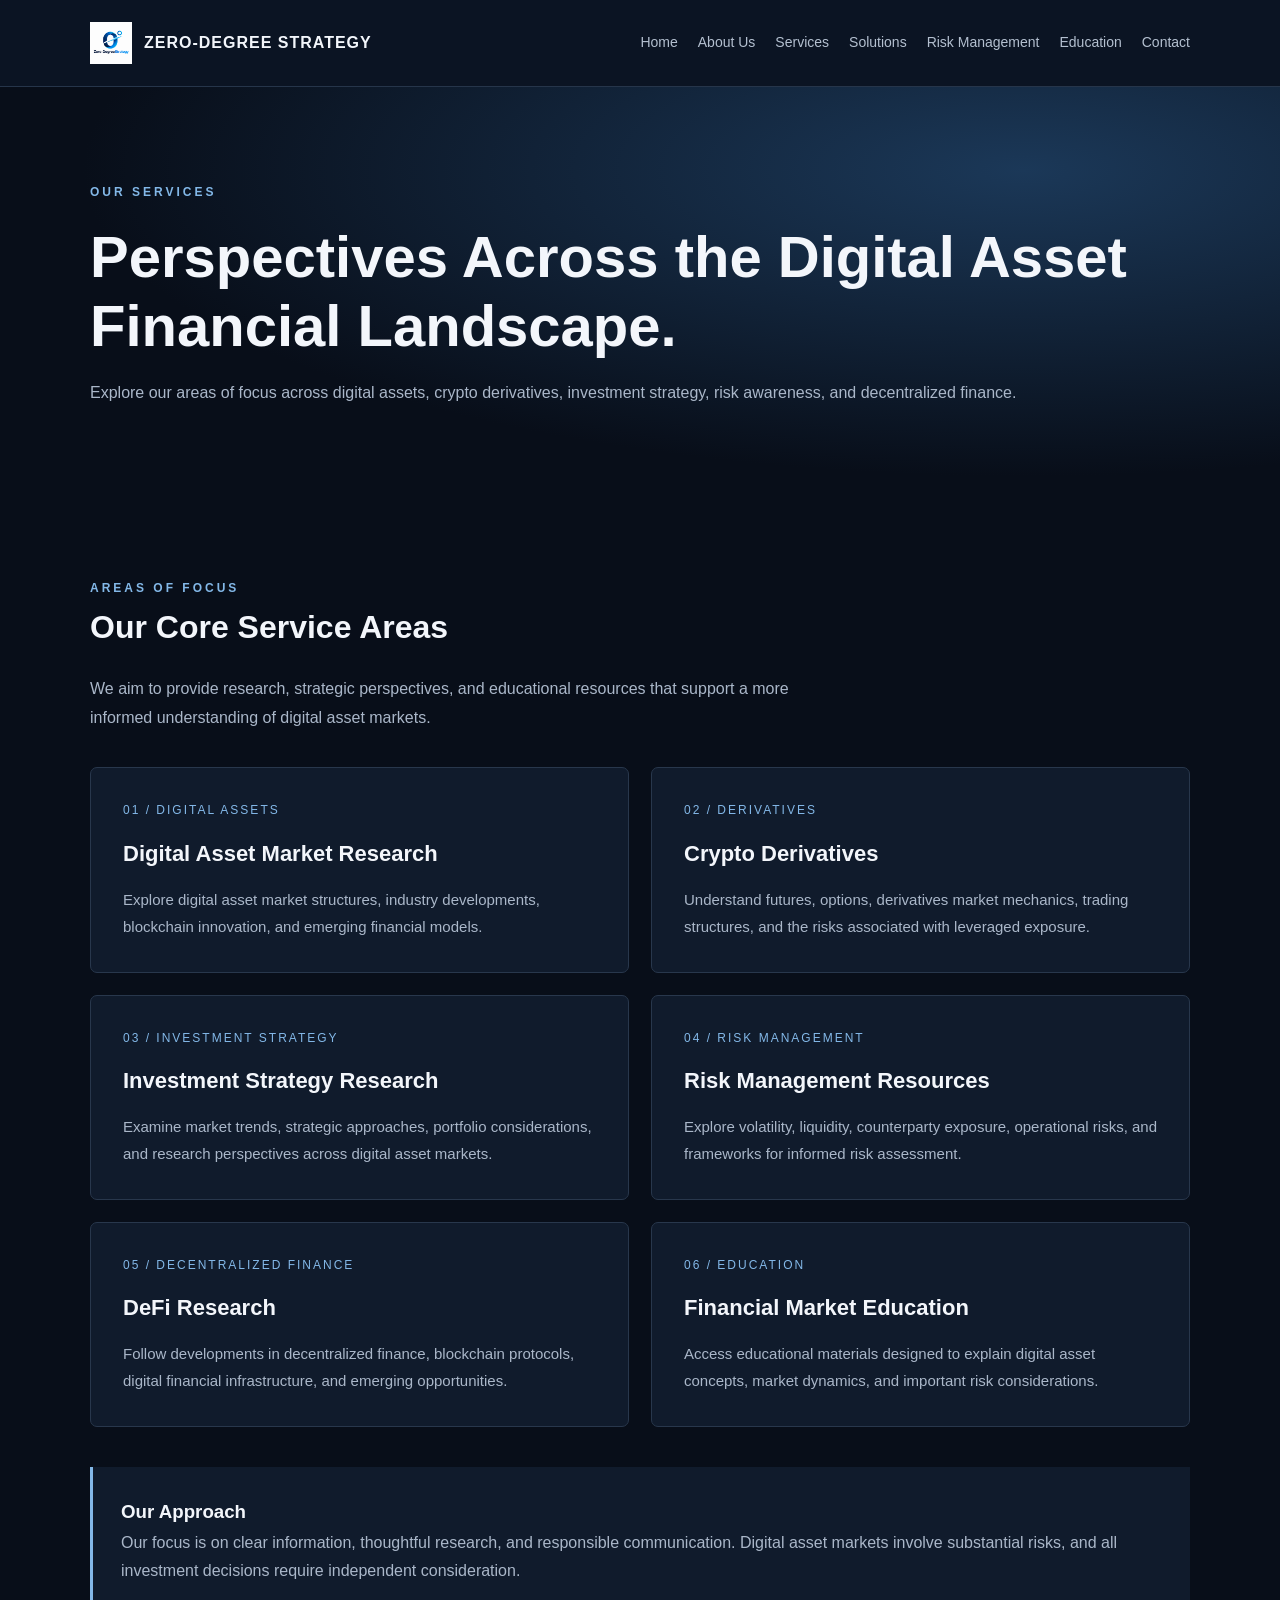
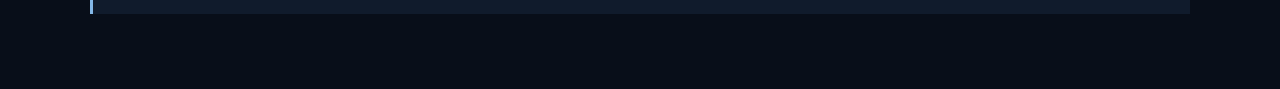
<file: services.html>
<!DOCTYPE html>
<html lang="en">
<head>
<meta charset="UTF-8">
<link rel="icon" type="image/png" href="/logo.png">
<title>Our Services | Zero-Degree Strategy</title>
<meta name="description" content="Explore digital asset financial services, crypto derivatives research, investment strategy, risk management, and DeFi education.">

<style>
* {
    box-sizing: border-box;
    margin: 0;
    padding: 0;
}

body {
    font-family: Arial, Helvetica, sans-serif;
    background: #080e19;
    color: #f3f6fb;
    line-height: 1.8;
}

a {
    color: inherit;
    text-decoration: none;
}

.container {
    width: min(1100px, 90%);
    margin: auto;
}

header {
    background: #0b1423;
    border-bottom: 1px solid #26354a;
}

nav {
    display: flex;
    justify-content: space-between;
    align-items: center;
    flex-wrap: wrap;
    padding: 22px 0;
    gap: 18px;
}

nav .brand {
    display: flex;
    align-items: center;
    gap: 12px;
    flex-shrink: 0;
}

nav .brand img {
    display: block;
    width: 42px;
    height: 42px;
    object-fit: contain;
}

nav .brand strong {
    letter-spacing: 1px;
    font-size: 16px;
    color: #f3f6fb;
}

nav div {
    display: flex;
    gap: 20px;
    flex-wrap: wrap;
}

nav div a {
    font-size: 14px;
    color: #b4c0d0;
}

nav div a:hover {
    color: #83b8e8;
}

.hero {
    padding: 95px 0;
    background: radial-gradient(ellipse at 80% 20%, #1b3858, #080e19 65%);
}

.eyebrow {
    color: #83b8e8;
    font-size: 12px;
    letter-spacing: 3px;
    font-weight: bold;
}

h1 {
    font-size: clamp(38px, 5vw, 58px);
    line-height: 1.2;
    margin: 18px 0;
}

h2 {
    font-size: 32px;
    margin-bottom: 18px;
}

p {
    color: #aab7c9;
}

.content {
    padding: 75px 0;
}

.intro {
    max-width: 750px;
}

.grid {
    display: grid;
    grid-template-columns: repeat(2, 1fr);
    gap: 22px;
    margin-top: 35px;
}

.card {
    background: #101b2c;
    border: 1px solid #28374c;
    padding: 32px;
    border-radius: 7px;
    transition: .2s;
}

.card:hover {
    border-color: #83b8e8;
    transform: translateY(-4px);
}

.number {
    color: #83b8e8;
    font-size: 12px;
    letter-spacing: 2px;
}

.card h3 {
    font-size: 22px;
    margin: 12px 0;
}

.card p {
    font-size: 15px;
}

.note {
    margin-top: 40px;
    padding: 28px;
    border-left: 3px solid #83b8e8;
    background: #101b2c;
}

footer {
    border-top: 1px solid #26354a;
    padding: 30px 0;
}

@media (max-width: 700px) {
    .grid {
        grid-template-columns: 1fr;
    }

    nav {
        align-items: flex-start;
    }

    nav div {
        gap: 12px;
    }

    nav .brand img {
        width: 38px;
        height: 38px;
    }
}
</style>
</head>

<body>

<header>
<div class="container">
<nav>

<a href="index.html" class="brand">
    <img src="/logo.png" alt="Zero-Degree Strategy Logo">
    <strong>ZERO-DEGREE STRATEGY</strong>
</a>

<div>
    <a href="index.html">Home</a>
    <a href="about.html">About Us</a>
    <a href="services.html">Services</a>
    <a href="solutions.html">Solutions</a>
    <a href="risk.html">Risk Management</a>
    <a href="education.html">Education</a>
    <a href="contact.html">Contact</a>
</div>

</nav>
</div>
</header>

<section class="hero">
<div class="container">
    <div class="eyebrow">OUR SERVICES</div>
    <h1>Perspectives Across the Digital Asset Financial Landscape.</h1>
    <p>Explore our areas of focus across digital assets, crypto derivatives, investment strategy, risk awareness, and decentralized finance.</p>
</div>
</section>

<section class="content">
<div class="container">

    <div class="intro">
        <div class="eyebrow">AREAS OF FOCUS</div>
        <h2>Our Core Service Areas</h2>
        <p>We aim to provide research, strategic perspectives, and educational resources that support a more informed understanding of digital asset markets.</p>
    </div>

    <div class="grid">

        <article class="card">
            <div class="number">01 / DIGITAL ASSETS</div>
            <h3>Digital Asset Market Research</h3>
            <p>Explore digital asset market structures, industry developments, blockchain innovation, and emerging financial models.</p>
        </article>

        <article class="card">
            <div class="number">02 / DERIVATIVES</div>
            <h3>Crypto Derivatives</h3>
            <p>Understand futures, options, derivatives market mechanics, trading structures, and the risks associated with leveraged exposure.</p>
        </article>

        <article class="card">
            <div class="number">03 / INVESTMENT STRATEGY</div>
            <h3>Investment Strategy Research</h3>
            <p>Examine market trends, strategic approaches, portfolio considerations, and research perspectives across digital asset markets.</p>
        </article>

        <article class="card">
            <div class="number">04 / RISK MANAGEMENT</div>
            <h3>Risk Management Resources</h3>
            <p>Explore volatility, liquidity, counterparty exposure, operational risks, and frameworks for informed risk assessment.</p>
        </article>

        <article class="card">
            <div class="number">05 / DECENTRALIZED FINANCE</div>
            <h3>DeFi Research</h3>
            <p>Follow developments in decentralized finance, blockchain protocols, digital financial infrastructure, and emerging opportunities.</p>
        </article>

        <article class="card">
            <div class="number">06 / EDUCATION</div>
            <h3>Financial Market Education</h3>
            <p>Access educational materials designed to explain digital asset concepts, market dynamics, and important risk considerations.</p>
        </article>

    </div>

    <div class="note">
        <h3>Our Approach</h3>
        <p>Our focus is on clear information, thoughtful research, and responsible communication. Digital asset markets involve substantial risks, and all investment decisions require independent consideration.</p>
    </div>

</div>
</section>

</body>
</html>
</file>
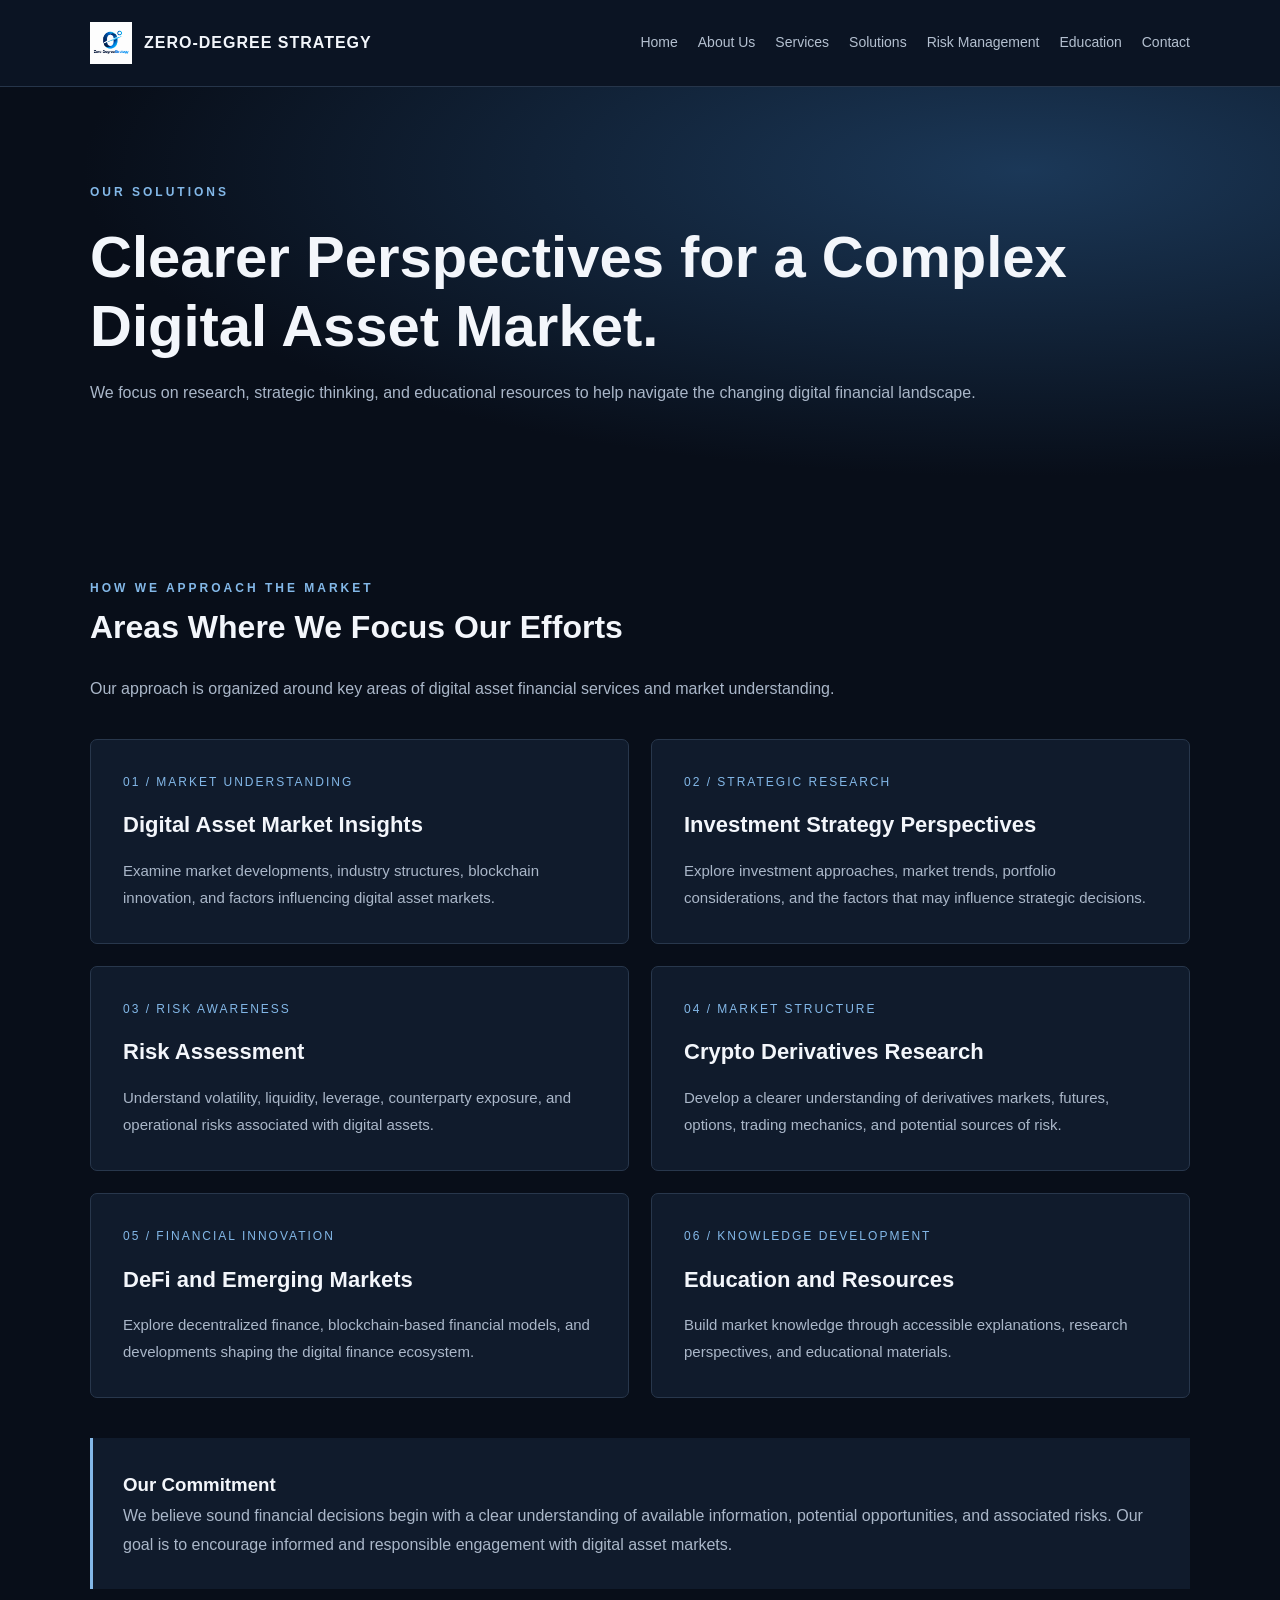
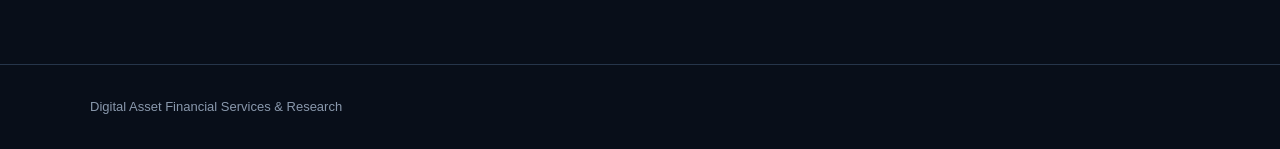
<file: solutions.html>
<!DOCTYPE html>
<html lang="en">
<head>
<meta charset="UTF-8">
<link rel="icon" type="image/png" href="/logo.png">
<title>Solutions | Zero-Degree Strategy</title>
<meta name="description" content="Explore Zero-Degree Strategy's research-led perspectives on digital asset markets, investment strategy, and risk management.">

<style>
* {
    box-sizing: border-box;
    margin: 0;
    padding: 0;
}

body {
    font-family: Arial, Helvetica, sans-serif;
    background: #080e19;
    color: #f3f6fb;
    line-height: 1.8;
}

a {
    color: inherit;
    text-decoration: none;
}

.container {
    width: min(1100px, 90%);
    margin: auto;
}

header {
    background: #0b1423;
    border-bottom: 1px solid #26354a;
}

nav {
    display: flex;
    justify-content: space-between;
    align-items: center;
    flex-wrap: wrap;
    padding: 22px 0;
    gap: 18px;
}

.brand {
    display: flex;
    align-items: center;
    gap: 12px;
    white-space: nowrap;
}

.brand img {
    width: 42px;
    height: 42px;
    object-fit: contain;
}

.brand strong {
    letter-spacing: 1px;
}

nav div {
    display: flex;
    gap: 20px;
    flex-wrap: wrap;
}

nav div a {
    font-size: 14px;
    color: #b4c0d0;
}

nav div a:hover {
    color: #83b8e8;
}

.hero {
    padding: 95px 0;
    background: radial-gradient(ellipse at 80% 20%, #1b3858, #080e19 65%);
}

.eyebrow {
    color: #83b8e8;
    font-size: 12px;
    letter-spacing: 3px;
    font-weight: bold;
}

h1 {
    font-size: clamp(38px, 5vw, 58px);
    line-height: 1.2;
    margin: 18px 0;
}

h2 {
    font-size: 32px;
    margin-bottom: 18px;
}

p {
    color: #aab7c9;
}

section.content {
    padding: 75px 0;
}

.grid {
    display: grid;
    grid-template-columns: repeat(2, 1fr);
    gap: 22px;
    margin-top: 35px;
}

.card {
    background: #101b2c;
    border: 1px solid #28374c;
    padding: 32px;
    border-radius: 7px;
}

.card h3 {
    font-size: 22px;
    margin: 12px 0;
}

.card p {
    font-size: 15px;
}

.number {
    color: #83b8e8;
    font-size: 12px;
    letter-spacing: 2px;
}

.statement {
    margin-top: 40px;
    padding: 30px;
    border-left: 3px solid #83b8e8;
    background: #101b2c;
}

footer {
    border-top: 1px solid #26354a;
    padding: 30px 0;
    color: #8998ac;
    font-size: 13px;
}

@media(max-width:700px) {
    .grid {
        grid-template-columns: 1fr;
    }

    nav {
        align-items: flex-start;
    }

    nav div {
        gap: 12px;
    }
}
</style>
</head>

<body>

<header>
    <div class="container">
        <nav>
            <a href="index.html" class="brand">
                <img src="/logo.png" alt="Zero-Degree Strategy Logo">
                <strong>ZERO-DEGREE STRATEGY</strong>
            </a>

            <div>
                <a href="index.html">Home</a>
                <a href="about.html">About Us</a>
                <a href="services.html">Services</a>
                <a href="solutions.html">Solutions</a>
                <a href="risk.html">Risk Management</a>
                <a href="education.html">Education</a>
                <a href="contact.html">Contact</a>
            </div>
        </nav>
    </div>
</header>

<section class="hero">
    <div class="container">
        <div class="eyebrow">OUR SOLUTIONS</div>
        <h1>Clearer Perspectives for a Complex Digital Asset Market.</h1>
        <p>We focus on research, strategic thinking, and educational resources to help navigate the changing digital financial landscape.</p>
    </div>
</section>

<section class="content">
    <div class="container">
        <div class="eyebrow">HOW WE APPROACH THE MARKET</div>
        <h2>Areas Where We Focus Our Efforts</h2>
        <p>Our approach is organized around key areas of digital asset financial services and market understanding.</p>

        <div class="grid">

            <article class="card">
                <div class="number">01 / MARKET UNDERSTANDING</div>
                <h3>Digital Asset Market Insights</h3>
                <p>Examine market developments, industry structures, blockchain innovation, and factors influencing digital asset markets.</p>
            </article>

            <article class="card">
                <div class="number">02 / STRATEGIC RESEARCH</div>
                <h3>Investment Strategy Perspectives</h3>
                <p>Explore investment approaches, market trends, portfolio considerations, and the factors that may influence strategic decisions.</p>
            </article>

            <article class="card">
                <div class="number">03 / RISK AWARENESS</div>
                <h3>Risk Assessment</h3>
                <p>Understand volatility, liquidity, leverage, counterparty exposure, and operational risks associated with digital assets.</p>
            </article>

            <article class="card">
                <div class="number">04 / MARKET STRUCTURE</div>
                <h3>Crypto Derivatives Research</h3>
                <p>Develop a clearer understanding of derivatives markets, futures, options, trading mechanics, and potential sources of risk.</p>
            </article>

            <article class="card">
                <div class="number">05 / FINANCIAL INNOVATION</div>
                <h3>DeFi and Emerging Markets</h3>
                <p>Explore decentralized finance, blockchain-based financial models, and developments shaping the digital finance ecosystem.</p>
            </article>

            <article class="card">
                <div class="number">06 / KNOWLEDGE DEVELOPMENT</div>
                <h3>Education and Resources</h3>
                <p>Build market knowledge through accessible explanations, research perspectives, and educational materials.</p>
            </article>

        </div>

        <div class="statement">
            <h3>Our Commitment</h3>
            <p>We believe sound financial decisions begin with a clear understanding of available information, potential opportunities, and associated risks. Our goal is to encourage informed and responsible engagement with digital asset markets.</p>
        </div>

    </div>
</section>

<footer>
    <div class="container">Digital Asset Financial Services &amp; Research</div>
</footer>

</body>
</html>
</file>
